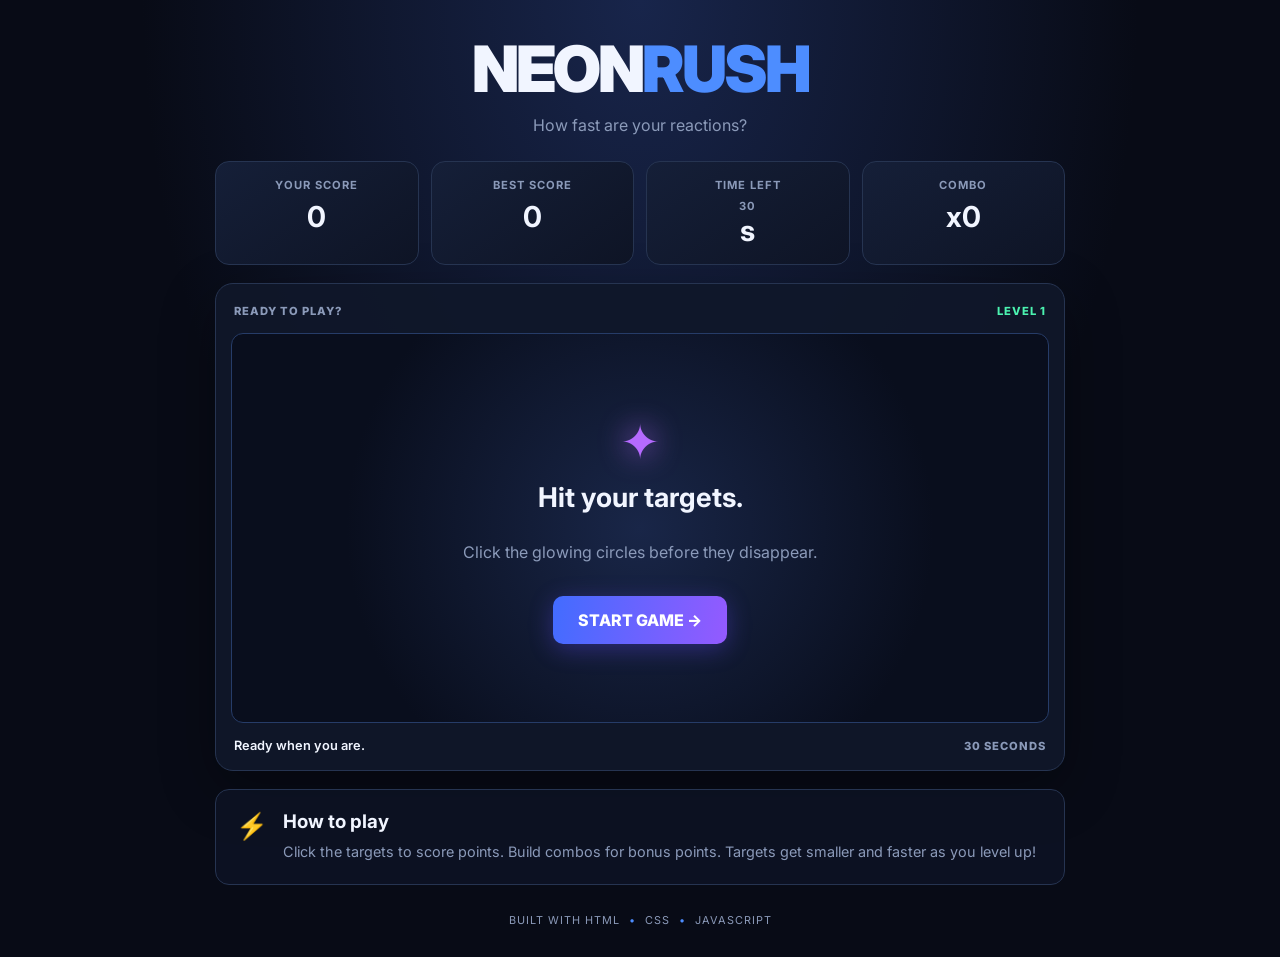
<file: beginner/dom_game/index.html>
<!DOCTYPE html>
<html lang="en">
<head>
  <meta charset="UTF-8">
  <meta name="viewport" content="width=device-width, initial-scale=1.0">
  <title>Neon Rush | Reaction Game</title>
  <link rel="stylesheet" href="style.css">
  <script src="script.js" defer></script>
</head>
<body>
  <main class="container">
    <header class="header">
      <div class="logo">NEON<span>RUSH</span></div>
      <p>How fast are your reactions?</p>
    </header>

    <section class="stats">
      <div class="stat-card">
        <span>YOUR SCORE</span>
        <strong id="score">0</strong>
      </div>
      <div class="stat-card">
        <span>BEST SCORE</span>
        <strong id="high-score">0</strong>
      </div>
      <div class="stat-card">
        <span>TIME LEFT</span>
        <strong><span id="timer">30</span>s</strong>
      </div>
      <div class="stat-card">
        <span>COMBO</span>
        <strong id="combo">x0</strong>
      </div>
    </section>

    <section class="game-panel">
      <div class="game-top">
        <span id="status">READY TO PLAY?</span>
        <span id="level">LEVEL 1</span>
      </div>

      <div id="game-board">
        <div class="welcome">
          <div class="welcome-icon">✦</div>
          <h2>Hit your targets.</h2>
          <p>Click the glowing circles before they disappear.</p>
          <button id="start-btn">START GAME →</button>
        </div>
      </div>

      <div class="game-bottom">
        <span id="message" aria-live="polite">Ready when you are.</span>
        <span>30 SECONDS</span>
      </div>
    </section>

    <section class="instructions">
      <div class="instruction-icon">⚡</div>
      <div>
        <h3>How to play</h3>
        <p>Click the targets to score points. Build combos for bonus points. Targets get smaller and faster as you level up!</p>
      </div>
    </section>

    <footer>
      BUILT WITH HTML <span>•</span> CSS <span>•</span> JAVASCRIPT
    </footer>
  </main>
</body>
</html>
</file>
<file: beginner/dom_game/style.css>
@import url('https://fonts.googleapis.com/css2?family=Inter:wght@400;500;600;700;800;900&display=swap');

* {
  box-sizing: border-box;
}

:root {
  --bg: #080b16;
  --panel: #10172a;
  --border: #263451;
  --blue: #4d8dff;
  --purple: #b56aff;
  --green: #4bf2b0;
  --text: #f1f5ff;
  --muted: #8b9ab9;
}

body {
  margin: 0;
  min-height: 100vh;
  padding: 30px 16px;
  font-family: Inter, sans-serif;
  color: var(--text);
  background:
    radial-gradient(ellipse at 50% 0%, #18254b 0%, transparent 55%),
    var(--bg);
}

.container {
  max-width: 850px;
  margin: 0 auto;
}

.header {
  text-align: center;
  margin-bottom: 26px;
}

.logo {
  font-size: clamp(2.3rem, 7vw, 4rem);
  font-weight: 900;
  letter-spacing: -3px;
}

.logo span {
  color: var(--blue);
}

.header p {
  color: var(--muted);
  margin-top: 8px;
}

.stats {
  display: grid;
  grid-template-columns: repeat(4, minmax(0, 1fr));
  gap: 12px;
  margin-bottom: 18px;
}

.stat-card {
  background: linear-gradient(145deg, #151f38, #0e1425);
  border: 1px solid var(--border);
  border-radius: 14px;
  padding: 16px 8px;
  text-align: center;
}

.stat-card span {
  display: block;
  color: var(--muted);
  font-size: 0.7rem;
  font-weight: 700;
  letter-spacing: 1px;
}

.stat-card strong {
  display: block;
  font-size: clamp(1.25rem, 4vw, 1.8rem);
  margin-top: 7px;
}

.game-panel {
  background: rgba(16, 23, 42, 0.92);
  border: 1px solid var(--border);
  border-radius: 18px;
  padding: 15px;
  box-shadow: 0 18px 55px #0005;
}

.game-top,
.game-bottom {
  display: flex;
  justify-content: space-between;
  align-items: center;
  gap: 10px;
  color: var(--muted);
  font-size: 0.7rem;
  font-weight: 800;
  letter-spacing: 1px;
}

.game-top {
  padding: 5px 3px 15px;
}

#level {
  color: var(--green);
}

#game-board {
  position: relative;
  height: 390px;
  overflow: hidden;
  border-radius: 12px;
  border: 1px solid #263c68;
  background:
    radial-gradient(circle at 50% 50%, #192648 0%, transparent 65%),
    #090e1d;
}

.welcome {
  position: absolute;
  inset: 0;
  display: flex;
  flex-direction: column;
  align-items: center;
  justify-content: center;
  padding: 20px;
  text-align: center;
}

.welcome-icon {
  color: var(--purple);
  font-size: 3rem;
  text-shadow: 0 0 30px var(--purple);
}

.welcome h2 {
  font-size: 1.7rem;
  margin: 10px 0;
}

.welcome p {
  color: var(--muted);
  line-height: 1.6;
}

button {
  font: inherit;
  cursor: pointer;
}

#start-btn {
  margin-top: 15px;
  border: none;
  border-radius: 10px;
  padding: 14px 25px;
  color: white;
  font-weight: 800;
  background: linear-gradient(100deg, #426cff, #945aff);
  box-shadow: 0 5px 25px #654bff55;
  transition: transform 0.2s, filter 0.2s;
}

#start-btn:hover {
  transform: translateY(-2px);
  filter: brightness(1.15);
}

.target {
  position: absolute;
  border: 3px solid #b7d0ff;
  border-radius: 50%;
  background: var(--target-color);
  box-shadow: 0 0 12px var(--target-color),
              0 0 28px color-mix(in srgb, var(--target-color), transparent 50%);
  transform: scale(0);
  animation: appear 0.16s ease-out forwards;
  cursor: crosshair;
  transition: filter 0.1s;
}

.target:hover {
  filter: brightness(1.25);
}

.target:active {
  transform: scale(0.88);
}

@keyframes appear {
  to { transform: scale(1); }
}

.pop {
  position: absolute;
  pointer-events: none;
  color: var(--green);
  font-size: 1.3rem;
  font-weight: 900;
  animation: float-up 0.55s ease-out forwards;
}

@keyframes float-up {
  to {
    transform: translateY(-35px);
    opacity: 0;
  }
}

.game-bottom {
  padding: 15px 3px 2px;
}

#message {
  color: var(--text);
  font-size: 0.8rem;
  font-weight: 600;
  letter-spacing: 0;
}

.instructions {
  display: flex;
  align-items: flex-start;
  gap: 15px;
  padding: 20px;
  margin-top: 18px;
  border: 1px solid var(--border);
  background: #10172a99;
  border-radius: 14px;
}

.instruction-icon {
  font-size: 1.6rem;
}

.instructions h3 {
  margin: 0 0 7px;
}

.instructions p {
  margin: 0;
  color: var(--muted);
  line-height: 1.7;
  font-size: 0.9rem;
}

footer {
  text-align: center;
  color: var(--muted);
  font-size: 0.68rem;
  letter-spacing: 1px;
  margin-top: 28px;
}

footer span {
  color: var(--blue);
  padding: 0 5px;
}

@media (max-width: 500px) {
  body {
    padding: 20px 10px;
  }

  .stats {
    grid-template-columns: repeat(2, minmax(0, 1fr));
    gap: 8px;
  }

  #game-board {
    height: 340px;
  }

  .game-panel {
    padding: 10px;
  }

  .game-top,
  .game-bottom {
    font-size: 0.62rem;
  }
}
</file>
